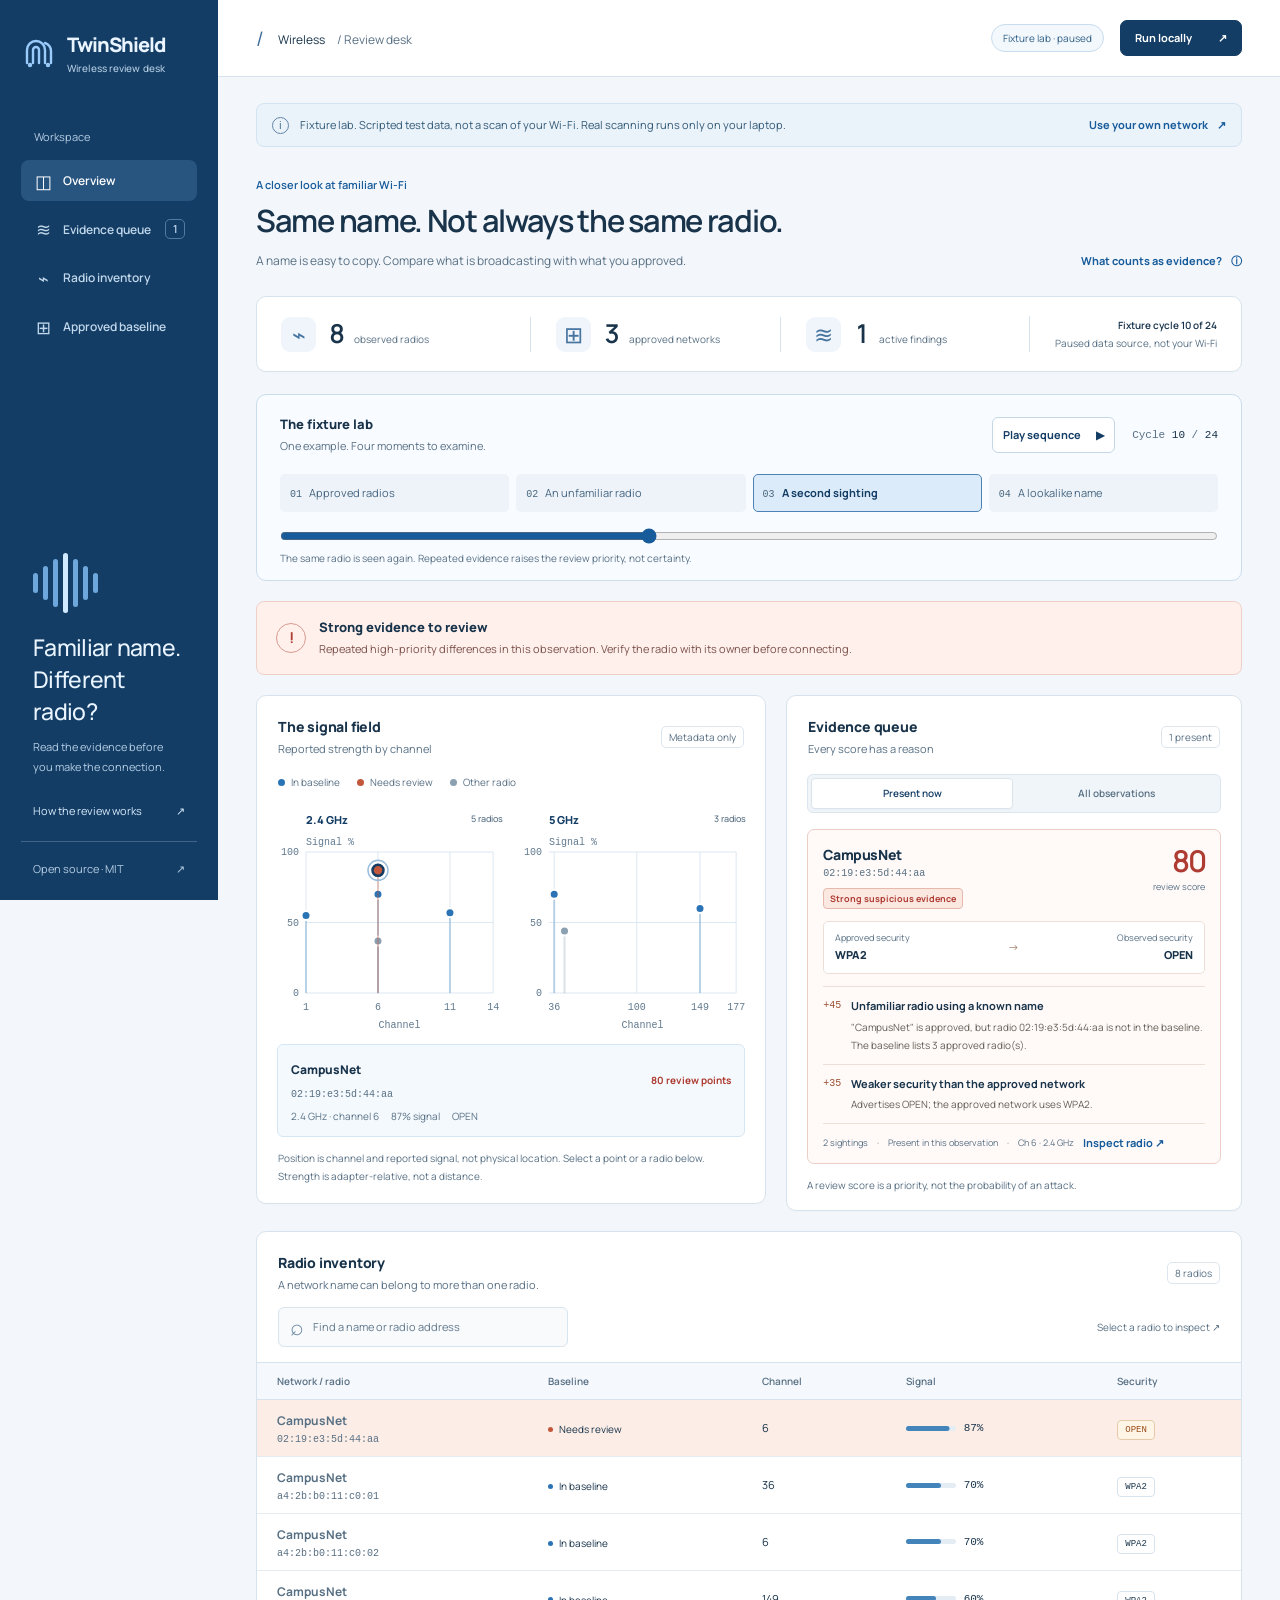
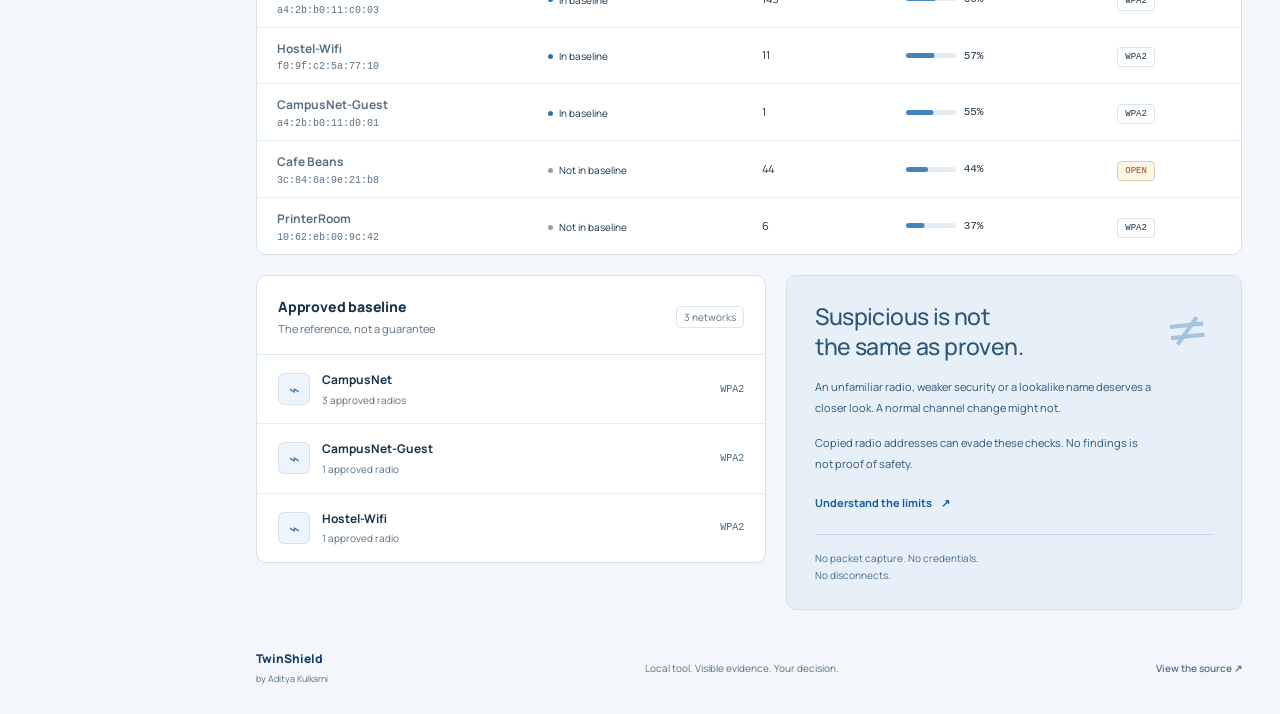
<file: index.html>
<!doctype html>
<html lang="en">
  <head>
    <meta charset="utf-8" />
    <meta name="viewport" content="width=device-width,initial-scale=1" />
    <title>TwinShield | A closer look at familiar Wi-Fi</title>
    <meta
      name="description"
      content="A local review desk for lookalike Wi-Fi. Compare access-point metadata with a baseline you approve, and inspect the evidence. Try the labelled fixture lab."
    />
    <meta name="theme-color" content="#133d65" />
    <meta name="referrer" content="no-referrer" />
    <meta
      http-equiv="Content-Security-Policy"
      content="default-src 'self'; script-src 'self'; style-src 'self'; font-src 'self'; connect-src 'self'; img-src 'self' data:; object-src 'none'; base-uri 'none'; form-action 'none'"
    />
    <meta
      property="og:title"
      content="TwinShield | A closer look at familiar Wi-Fi"
    />
    <meta
      property="og:description"
      content="A local wireless review desk. Evidence, not a promise of safety."
    />
    <meta property="og:type" content="website" />
    <meta property="og:url" content="https://twinshield-five.vercel.app/" />
    <meta
      property="og:image"
      content="https://twinshield-five.vercel.app/share-card.png"
    />
    <link rel="canonical" href="https://twinshield-five.vercel.app/" />
    <link rel="icon" href="favicon.svg" type="image/svg+xml" />
    <link rel="stylesheet" href="assets/fonts.css" />
    <link rel="stylesheet" href="style.css" />
  </head>
  <body>
    <a class="skip" href="#overview">Skip to review desk</a>
    <aside class="rail">
      <a class="brand" href="#overview" aria-label="TwinShield review desk"
        ><svg viewBox="0 0 36 36" aria-hidden="true">
          <path
            d="M6 28V15a9 9 0 0 1 18 0v13M12 28V15a3 3 0 0 1 6 0v13M24 8a9 9 0 0 1 6 8v12"
          />
          <circle cx="9" cy="30" r="1" />
          <circle cx="27" cy="30" r="1" /></svg
        ><span
          >TwinShield<span class="brand-sub">Wireless review desk</span></span
        ></a
      >
      <div class="rail-body">
        <p class="nav-label">Workspace</p>
        <nav aria-label="Review desk">
          <a class="nav-current" href="#overview"
            ><span class="nav-icon">◫</span>Overview</a
          ><a href="#review"
            ><span class="nav-icon">≋</span>Evidence queue<span
              id="navCount"
              class="nav-count"
              >0</span
            ></a
          ><a href="#radios"><span class="nav-icon">⌁</span>Radio inventory</a
          ><a href="#baseline"
            ><span class="nav-icon">⊞</span>Approved baseline</a
          >
        </nav>
      </div>
      <div class="rail-bottom">
        <div class="rail-emblem" aria-hidden="true">
          <i></i><i></i><i></i><i></i><i></i><i></i><i></i>
        </div>
        <p>Familiar name.<br />Different radio?</p>
        <span>Read the evidence before<br />you make the connection.</span
        ><button class="rail-help" id="open-method" type="button">
          How the review works <span>↗</span>
        </button>
      </div>
      <a
        class="rail-source"
        href="https://github.com/Aditya2375/twinshield"
        target="_blank"
        rel="noopener noreferrer"
        >Open source · MIT <span>↗</span></a
      >
    </aside>
    <div class="workspace">
      <header class="topbar">
        <p>
          <span class="top-slash">/</span> Wireless
          <span class="breadcrumb">/ Review desk</span>
        </p>
        <div>
          <span class="mode-pill" id="mode">Loading source</span
          ><button class="button small" id="open-local" type="button">
            Run locally <span>↗</span>
          </button>
        </div>
      </header>
      <main id="overview" tabindex="-1">
        <noscript
          ><div class="source-notice">
            <b>JavaScript is off.</b> The interactive fixture needs JavaScript.
            The source and the Python tool are available on GitHub. This page is
            not scanning your Wi-Fi.
          </div></noscript
        >
        <div class="source-notice" id="banner" role="note">
          <span class="source-symbol" aria-hidden="true">i</span>
          <p id="sourceText">
            Loading the labelled example. This website does not scan your Wi-Fi.
          </p>
          <button id="open-local-inline" type="button">
            Use your own network <span>↗</span>
          </button>
        </div>
        <div class="desk-heading">
          <div>
            <p class="section-kicker">A closer look at familiar Wi-Fi</p>
            <h1>
              Same name.<br class="mobile-break" />
              Not always the same radio.
            </h1>
            <p class="desk-intro">
              A name is easy to copy. Compare what is broadcasting with what you
              approved.
            </p>
          </div>
          <button class="text-button" id="open-method-top" type="button">
            What counts as evidence? <span>ⓘ</span>
          </button>
        </div>
        <section class="summary" aria-label="Current observation">
          <div>
            <span class="metric-icon" aria-hidden="true">⌁</span>
            <p>
              <strong id="radioCount">–</strong><span>observed radios</span>
            </p>
          </div>
          <div>
            <span class="metric-icon" aria-hidden="true">⊞</span>
            <p>
              <strong id="networkCount">–</strong><span>approved networks</span>
            </p>
          </div>
          <div>
            <span class="metric-icon" aria-hidden="true">≋</span>
            <p>
              <strong id="findingCount">–</strong><span>active findings</span>
            </p>
          </div>
          <div class="summary-source">
            <span id="meta1">Waiting for data</span
            ><span id="meta2">No scan running here</span>
          </div>
        </section>
        <section
          id="replayCard"
          class="fixture-player"
          aria-labelledby="fixtureTitle"
          hidden
        >
          <div class="fixture-top">
            <div>
              <h2 id="fixtureTitle">The fixture lab</h2>
              <p>One example. Four moments to examine.</p>
            </div>
            <div class="transport">
              <button
                id="play"
                class="play-button"
                type="button"
                aria-pressed="false"
              >
                Play sequence <span aria-hidden="true">▶</span></button
              ><span class="cycle-label"
                >Cycle <b id="cyc">10</b><span> / </span
                ><b id="cycN">24</b></span
              >
            </div>
          </div>
          <div class="chapters" role="group" aria-label="Example moments">
            <button data-cycle="1" type="button">
              <span>01</span>Approved radios</button
            ><button data-cycle="9" type="button">
              <span>02</span>An unfamiliar radio</button
            ><button data-cycle="10" type="button">
              <span>03</span>A second sighting</button
            ><button data-cycle="17" type="button">
              <span>04</span>A lookalike name
            </button>
          </div>
          <label class="sr-only" for="range">Fixture scan cycle</label
          ><input type="range" id="range" min="1" max="24" value="10" />
          <p class="fixture-caption" id="chapterCaption">
            Test data, not a scan of your network.
          </p>
        </section>
        <section class="status-strip" id="status" aria-labelledby="headline">
          <span id="statusMark" aria-hidden="true">…</span>
          <div>
            <h2 id="headline">Preparing the review desk</h2>
            <p id="sub">No observations have been loaded.</p>
          </div>
          <button class="text-button" id="retry" type="button" hidden>
            Retry connection ↻
          </button>
        </section>
        <div class="analysis-grid">
          <section class="panel signal-panel" aria-labelledby="signalTitle">
            <div class="panel-heading">
              <div>
                <h2 id="signalTitle">The signal field</h2>
                <p>Reported strength by channel</p>
              </div>
              <span class="panel-tag">Metadata only</span>
            </div>
            <div class="plot-legend">
              <span><i class="key approved"></i>In baseline</span
              ><span><i class="key flagged"></i>Needs review</span
              ><span><i class="key other"></i>Other radio</span>
            </div>
            <div class="band-grid" id="spectrum"></div>
            <div id="selectedRadio" class="selected-radio"></div>
            <p class="plot-note">
              Position is channel and reported signal, not physical location.
              Select a point or a radio below. Strength is adapter-relative, not
              a distance.
            </p>
          </section>
          <section
            class="panel evidence-panel"
            id="review"
            aria-labelledby="alertsTitle"
          >
            <div class="panel-heading">
              <div>
                <h2 id="alertsTitle" tabindex="-1">Evidence queue</h2>
                <p>Every score has a reason</p>
              </div>
              <span class="panel-tag" id="alertCount">Waiting</span>
            </div>
            <div class="segmented" role="group" aria-label="Filter evidence">
              <button type="button" data-filter="active" aria-pressed="true">
                Present now</button
              ><button type="button" data-filter="all" aria-pressed="false">
                All observations
              </button>
            </div>
            <div id="alerts" class="alert-list"></div>
            <p class="queue-note">
              A review score is a priority, not the probability of an attack.
            </p>
            <p class="action-status" id="actionStatus" role="status"></p>
          </section>
        </div>
        <section
          class="panel inventory-panel"
          id="radios"
          aria-labelledby="inventoryTitle"
        >
          <div class="panel-heading">
            <div>
              <h2 id="inventoryTitle">Radio inventory</h2>
              <p>A network name can belong to more than one radio.</p>
            </div>
            <span class="panel-tag" id="scanMeta">Waiting</span>
          </div>
          <div class="table-controls">
            <label class="search-box"
              ><span aria-hidden="true">⌕</span
              ><input
                id="radioSearch"
                type="search"
                placeholder="Find a name or radio address"
                aria-label="Find a radio" /></label
            ><span class="table-hint">Select a radio to inspect ↗</span>
          </div>
          <p class="mobile-table-note">
            Swipe the table for signal and security →
          </p>
          <div
            class="table-scroll"
            tabindex="0"
            role="region"
            aria-label="Radio inventory, scroll horizontally for all columns"
          >
            <table id="scanTbl">
              <caption class="sr-only">
                Current observations, sorted by signal strength
              </caption>
              <thead>
                <tr>
                  <th scope="col">Network / radio</th>
                  <th scope="col">Baseline</th>
                  <th scope="col">Channel</th>
                  <th scope="col">Signal</th>
                  <th scope="col">Security</th>
                </tr>
              </thead>
              <tbody></tbody>
            </table>
          </div>
          <p id="searchResult" class="search-result" role="status"></p>
        </section>
        <div class="bottom-grid">
          <section
            class="panel baseline-panel"
            id="baseline"
            aria-labelledby="baselineTitle"
          >
            <div class="panel-heading">
              <div>
                <h2 id="baselineTitle">Approved baseline</h2>
                <p>The reference, not a guarantee</p>
              </div>
              <span class="panel-tag" id="blMeta">Waiting</span>
            </div>
            <div id="baselineList"></div>
            <div id="approveBox" class="approval-box" hidden>
              <h3>Choose the networks you manage</h3>
              <p>
                Only approve networks you own or are authorised to manage.
                Approval replaces the baseline using recent observations.
              </p>
              <div id="ssidPick" class="pick"></div>
              <button class="button" id="approve" type="button">
                Approve selected networks
              </button>
              <p id="approveMsg" class="action-status" role="status"></p>
            </div>
          </section>
          <section class="method-note" aria-labelledby="limitsTitle">
            <span class="method-glyph" aria-hidden="true">≠</span>
            <h2 id="limitsTitle">Suspicious is not<br />the same as proven.</h2>
            <p>
              An unfamiliar radio, weaker security or a lookalike name deserves
              a closer look. A normal channel change might not.
            </p>
            <p>
              Copied radio addresses can evade these checks. No findings is not
              proof of safety.
            </p>
            <button id="open-method-bottom" class="text-button" type="button">
              Understand the limits <span>↗</span>
            </button>
            <div class="privacy-line">
              No packet capture. No credentials.<br />No disconnects.
            </div>
          </section>
        </div>
        <footer>
          <span
            >TwinShield <span class="footer-by">by Aditya Kulkarni</span></span
          >
          <p>Local tool. Visible evidence. Your decision.</p>
          <a
            href="https://github.com/Aditya2375/twinshield"
            target="_blank"
            rel="noopener noreferrer"
            >View the source ↗</a
          >
        </footer>
      </main>
    </div>
    <dialog id="methodDialog" aria-labelledby="methodHeading">
      <div class="dialog-top">
        <span>Method & limits</span
        ><button
          type="button"
          class="dialog-close"
          aria-label="Close method"
          data-close
        >
          ×
        </button>
      </div>
      <h2 id="methodHeading">Evidence, not a verdict.</h2>
      <p>
        TwinShield compares access-point metadata with an owner-approved
        baseline. Its rules can find differences. They cannot establish who is
        operating a radio.
      </p>
      <dl class="method-list">
        <div>
          <dt>Names & addresses</dt>
          <dd>
            An unfamiliar radio using an approved name adds 45 points. A name
            one small edit from an approved name adds 30.
          </dd>
        </div>
        <div>
          <dt>Advertised security</dt>
          <dd>
            Weaker security adds evidence. A downgrade on an approved radio adds
            50 points; a new radio with weaker security adds 35.
          </dd>
        </div>
        <div>
          <dt>Repeated sightings</dt>
          <dd>
            A score of at least 60 needs two sightings to be labelled strong
            suspicious evidence. One sighting is capped at Review.
          </dd>
        </div>
        <div>
          <dt>Weak signals</dt>
          <dd>
            Channel, band and signal changes add smaller amounts. Walls, people
            and normal maintenance can explain them.
          </dd>
        </div>
      </dl>
      <div class="dialog-caution">
        <b>The blind spot</b>
        <p>
          A copied radio address with matching security and a believable signal
          can look genuine. This is not a vulnerability audit, intrusion
          prevention system or promise of safe Wi-Fi.
        </p>
      </div>
      <p class="dialog-small">
        Reads network names, radio addresses, channel, signal and advertised
        security. It does not capture traffic, collect credentials or disconnect
        anyone. Local records stay in <code>~/.twinshield</code>.
      </p>
    </dialog>
    <dialog id="localDialog" aria-labelledby="localHeading">
      <div class="dialog-top">
        <span>From fixture to field</span
        ><button
          type="button"
          class="dialog-close"
          aria-label="Close local instructions"
          data-close
        >
          ×
        </button>
      </div>
      <h2 id="localHeading">Bring your own baseline.</h2>
      <p>
        The website is a labelled example. Real scanning runs on your laptop,
        with Python 3.8 or newer and no Python packages to install.
      </p>
      <ol class="setup-steps">
        <li>
          <b>Get the source</b>
          <p>
            Clone or download the repository, then open its folder in a
            terminal.
          </p>
        </li>
        <li>
          <b>Start the local review desk</b>
          <pre id="runCommand">
git clone https://github.com/Aditya2375/twinshield
cd twinshield
python3 -m twinshield serve</pre
          >
          <button id="copyCommand" class="button secondary" type="button">
            Copy commands</button
          ><span id="copyStatus" role="status"></span>
        </li>
        <li>
          <b>Approve what you manage</b>
          <p>
            Open <code>http://127.0.0.1:8787</code>, wait for two completed
            scans, then select networks you own or are authorised to manage.
            Every later scan is compared with that baseline.
          </p>
        </li>
      </ol>
      <div class="dialog-caution">
        <b>Linux or Windows for live scanning</b>
        <p>
          Linux needs NetworkManager (<code>nmcli</code>); Windows uses
          <code>netsh</code>. Recent macOS versions lack the required built-in
          scanner. Use <code>python3 -m twinshield serve --replay</code> for a
          local test fixture instead.
        </p>
      </div>
      <a
        class="button source-button"
        href="https://github.com/Aditya2375/twinshield"
        target="_blank"
        rel="noopener noreferrer"
        >Open the repository ↗</a
      >
    </dialog>
    <script src="app.js"></script>
  </body>
</html>
</file>
<file: assets/fonts.css>
@font-face {
  font-family: Manrope;
  src: url(manrope-400.ttf) format("truetype");
  font-weight: 400;
  font-style: normal;
  font-display: swap;
}
@font-face {
  font-family: Manrope;
  src: url(manrope-500.ttf) format("truetype");
  font-weight: 500;
  font-style: normal;
  font-display: swap;
}
@font-face {
  font-family: Manrope;
  src: url(manrope-600.ttf) format("truetype");
  font-weight: 600;
  font-style: normal;
  font-display: swap;
}
@font-face {
  font-family: Manrope;
  src: url(manrope-700.ttf) format("truetype");
  font-weight: 700;
  font-style: normal;
  font-display: swap;
}
@font-face {
  font-family: Manrope;
  src: url(manrope-800.ttf) format("truetype");
  font-weight: 800;
  font-style: normal;
  font-display: swap;
}
</file>
<file: style.css>
/* TwinShield: the wireless review desk. */
:root {
  --ink: #18334a;
  --muted: #587084;
  --blue: #175b9b;
  --navy: #133d65;
  --line: #d7e3ec;
  --paper: #f3f7fb;
  --white: #fff;
  --bluewash: #eaf3fc;
  --amber: #9b4b15;
  --amberwash: #fff4e7;
  --red: #ae3c32;
  --redwash: #fff0ec;
  --mono: ui-monospace, SFMono-Regular, Consolas, monospace;
  --sans: Manrope, Arial, sans-serif;
}
* {
  box-sizing: border-box;
}
html {
  scroll-behavior: smooth;
  scroll-padding-top: 85px;
}
body {
  margin: 0;
  background: var(--paper);
  color: var(--ink);
  font: 14px/1.65 var(--sans);
  -webkit-font-smoothing: antialiased;
}
button,
input {
  font: inherit;
}
button,
a,
input {
  -webkit-tap-highlight-color: transparent;
}
button {
  cursor: pointer;
}
button:disabled {
  cursor: wait;
  opacity: 0.55;
}
a {
  color: inherit;
}
button {
  color: inherit;
}
button:focus-visible,
a:focus-visible,
input:focus-visible,
[tabindex]:focus-visible {
  outline: 3px solid #4083c2;
  outline-offset: 4px;
}
a:hover {
  color: var(--blue);
}
[hidden] {
  display: none !important;
}
h1,
h2,
h3,
p {
  margin: 0;
}
svg {
  display: block;
}
.sr-only {
  position: absolute;
  width: 1px;
  height: 1px;
  padding: 0;
  margin: -1px;
  overflow: hidden;
  clip: rect(0, 0, 0, 0);
  white-space: nowrap;
  border: 0;
}
.skip {
  position: fixed;
  top: -80px;
  left: 16px;
  background: white;
  border: 2px solid var(--blue);
  padding: 12px;
  z-index: 20;
}
.skip:focus {
  top: 12px;
}
.rail {
  position: fixed;
  inset: 0 auto 0 0;
  width: 218px;
  display: flex;
  flex-direction: column;
  background: var(--navy);
  color: #e9f4ff;
  padding: 32px 21px 22px;
  z-index: 5;
}
.brand {
  display: flex;
  gap: 10px;
  align-items: center;
  text-decoration: none;
  font-weight: 800;
  font-size: 20px;
  letter-spacing: -1px;
  line-height: 1.25;
}
.brand:hover {
  color: white;
}
.brand svg {
  width: 36px;
  flex-shrink: 0;
  fill: none;
  stroke: #9acbfa;
  stroke-width: 2.4;
  stroke-linecap: round;
  stroke-linejoin: round;
}
.brand-sub {
  display: block;
  font-size: 10px;
  letter-spacing: 0.1px;
  font-weight: 500;
  color: #b5cde3;
  margin-top: 5px;
}
.rail-body {
  margin-top: 53px;
}
.nav-label {
  font-size: 11px;
  color: #b5cde3;
  padding-left: 13px;
  margin-bottom: 14px;
}
.rail nav {
  display: grid;
  gap: 7px;
}
.rail nav a {
  display: flex;
  align-items: center;
  gap: 10px;
  padding: 11px 12px;
  text-decoration: none;
  border-radius: 8px;
  font-size: 12px;
  font-weight: 600;
  color: #c1d7eb;
  white-space: nowrap;
}
.rail nav a:hover {
  background: #224d76;
  color: white;
}
.rail nav .nav-current {
  background: #285580;
  color: white;
}
.nav-icon {
  font-size: 18px;
  line-height: 1;
  font-weight: 400;
  width: 20px;
  text-align: center;
}
.nav-count {
  font-size: 11px;
  line-height: 18px;
  text-align: center;
  border: 1px solid #537ba1;
  border-radius: 5px;
  margin-left: auto;
  width: 20px;
}
.rail-bottom {
  margin-top: auto;
  padding: 45px 12px 21px;
}
.rail-bottom p {
  font-size: 23px;
  font-weight: 500;
  line-height: 1.4;
  letter-spacing: -0.7px;
  margin: 20px 0 10px;
}
.rail-bottom > span {
  font-size: 11px;
  color: #b5cde3;
  line-height: 1.8;
  display: block;
}
.rail-emblem {
  height: 56px;
  display: flex;
  align-items: center;
  gap: 5px;
}
.rail-emblem i {
  display: block;
  width: 5px;
  background: #6da7db;
  border-radius: 3px;
  height: 20px;
}
.rail-emblem i:nth-child(2),
.rail-emblem i:nth-child(6) {
  height: 34px;
}
.rail-emblem i:nth-child(3),
.rail-emblem i:nth-child(5) {
  height: 48px;
}
.rail-emblem i:nth-child(4) {
  height: 60px;
  background: #d2eaff;
}
.rail-help {
  display: flex;
  justify-content: space-between;
  gap: 8px;
  margin-top: 25px;
  color: #d8eafa;
  background: none;
  border: 0;
  padding: 0;
  font-size: 11px;
  text-align: left;
  width: 100%;
}
.rail-help:hover {
  color: white;
}
.rail-source {
  padding: 18px 12px 0;
  border-top: 1px solid #416488;
  font-size: 11px;
  color: #b5cde3;
  display: flex;
  justify-content: space-between;
  text-decoration: none;
}
.rail-source:hover {
  color: white;
}
.workspace {
  margin-left: 218px;
}
.topbar {
  height: 77px;
  border-bottom: 1px solid var(--line);
  display: flex;
  align-items: center;
  justify-content: space-between;
  padding: 0 38px;
  background: #fff;
  gap: 16px;
}
.topbar p {
  font-size: 12px;
  white-space: nowrap;
}
.top-slash {
  color: #3f6f9b;
  font-size: 20px;
  vertical-align: -2px;
  margin-right: 12px;
}
.breadcrumb {
  color: var(--muted);
  margin-left: 10px;
}
.topbar > div {
  display: flex;
  align-items: center;
  gap: 16px;
}
.mode-pill {
  border: 1px solid #c9dcef;
  border-radius: 100px;
  font-size: 10px;
  color: #305f86;
  padding: 5px 11px;
  background: #f3f8fd;
  white-space: nowrap;
}
.button {
  border: 1px solid var(--navy);
  background: var(--navy);
  color: white;
  display: inline-flex;
  align-items: center;
  justify-content: center;
  gap: 26px;
  line-height: 1.4;
  padding: 12px 19px;
  font-size: 12px;
  border-radius: 7px;
  text-decoration: none;
  font-weight: 700;
  transition:
    background 0.18s,
    border-color 0.18s;
}
.button:hover {
  background: #246199;
  border-color: #246199;
  color: white;
}
.button.small {
  padding: 9px 14px;
  font-size: 11px;
}
.button.secondary {
  background: white;
  color: var(--navy);
  border-color: #b5cadc;
}
.button.secondary:hover {
  background: var(--bluewash);
}
main {
  max-width: 1440px;
  margin: auto;
  padding: 26px 38px 0;
  outline: 0;
}
.source-notice {
  display: flex;
  align-items: center;
  gap: 11px;
  background: #eaf2fa;
  border: 1px solid #d3e3f1;
  border-radius: 8px;
  padding: 12px 15px;
  color: #315976;
  font-size: 11px;
}
.source-symbol {
  display: inline-flex;
  align-items: center;
  justify-content: center;
  width: 17px;
  height: 17px;
  border: 1px solid #6386a6;
  border-radius: 50%;
  font-size: 11px;
  flex-shrink: 0;
}
.source-notice button {
  font-size: 11px;
  white-space: nowrap;
  margin-left: auto;
  background: none;
  border: 0;
  padding: 0;
  color: var(--blue);
  font-weight: 700;
}
.source-notice button span {
  margin-left: 7px;
}
.desk-heading {
  display: flex;
  justify-content: space-between;
  gap: 25px;
  align-items: flex-end;
  margin: 29px 0 25px;
}
.section-kicker {
  font-size: 11px;
  font-weight: 600;
  color: var(--blue);
  margin-bottom: 7px;
}
.desk-heading h1 {
  font-size: clamp(23px, 2.4vw, 35px);
  font-weight: 600;
  line-height: 1.3;
  letter-spacing: -1.3px;
  max-width: 850px;
}
.desk-intro {
  font-size: 12px;
  color: var(--muted);
  margin-top: 10px;
}
.mobile-break {
  display: none;
}
.text-button {
  background: none;
  border: 0;
  padding: 0;
  color: var(--blue);
  font-size: 11px;
  text-align: left;
  font-weight: 700;
  line-height: 1.5;
}
.text-button span {
  margin-left: 7px;
}
.text-button:hover {
  text-decoration: underline;
  text-underline-offset: 4px;
}
.desk-heading > .text-button {
  flex-shrink: 0;
  margin-bottom: 2px;
}
.summary {
  display: grid;
  grid-template-columns: 1fr 1fr 1fr auto;
  align-items: center;
  border: 1px solid var(--line);
  border-radius: 10px;
  background: #fff;
  padding: 19px 24px;
  margin-bottom: 22px;
  box-shadow: 0 2px 2px #17395503;
}
.summary > div {
  display: flex;
  align-items: center;
  gap: 13px;
}
.summary > div + div {
  border-left: 1px solid var(--line);
  padding-left: 25px;
}
.metric-icon {
  height: 35px;
  width: 35px;
  display: grid;
  place-items: center;
  background: #eff5fb;
  color: #4775a0;
  border-radius: 9px;
  font-size: 23px;
  line-height: 1;
}
.summary p {
  display: flex;
  align-items: baseline;
  gap: 10px;
}
.summary strong {
  font-size: 26px;
  font-weight: 600;
  letter-spacing: -1px;
  line-height: 1.2;
  font-variant-numeric: tabular-nums;
}
.summary p > span {
  font-size: 10px;
  color: var(--muted);
}
.summary .summary-source {
  align-items: flex-end;
  flex-direction: column;
  gap: 0;
  font-size: 10px;
  color: var(--muted);
  line-height: 1.8;
}
.summary-source > span:first-child {
  color: var(--ink);
  font-weight: 600;
}
.fixture-player {
  border-radius: 10px;
  border: 1px solid #cbddeb;
  background: #f8fbff;
  padding: 19px 23px 14px;
  margin-bottom: 20px;
}
.fixture-top {
  display: flex;
  justify-content: space-between;
  align-items: center;
  gap: 15px;
  margin-bottom: 18px;
}
.fixture-top h2 {
  font-size: 13px;
  font-weight: 800;
}
.fixture-top p {
  font-size: 11px;
  color: var(--muted);
  margin-top: 2px;
}
.transport {
  display: flex;
  align-items: center;
  gap: 17px;
}
.play-button {
  border: 1px solid #c5d7e7;
  border-radius: 6px;
  background: white;
  color: var(--navy);
  font-size: 11px;
  font-weight: 700;
  min-width: 115px;
  display: flex;
  align-items: center;
  justify-content: space-between;
  gap: 15px;
  padding: 8px 10px;
}
.play-button:hover {
  background: var(--bluewash);
}
.cycle-label {
  font: 11px var(--mono);
  white-space: nowrap;
  color: var(--muted);
}
.cycle-label > b {
  font-weight: 500;
  color: var(--ink);
}
.chapters {
  display: grid;
  grid-template-columns: repeat(4, 1fr);
  gap: 7px;
}
.chapters button {
  text-align: left;
  border: 1px solid transparent;
  background: #edf3f9;
  border-radius: 5px;
  font-size: 11px;
  padding: 9px;
  color: #466580;
  transition:
    background 0.18s,
    border-color 0.18s;
}
.chapters button span {
  font: 10px var(--mono);
  margin-right: 7px;
  color: #49677f;
}
.chapters button[aria-pressed="true"] {
  border-color: #4c82b6;
  background: #dcebf9;
  color: var(--navy);
  font-weight: 700;
}
.chapters button:hover {
  background: #e0ecf7;
}
input[type="range"] {
  display: block;
  width: 100%;
  margin: 17px 0 7px;
  height: 14px;
  accent-color: var(--blue);
  cursor: pointer;
}
.fixture-caption {
  font-size: 10px;
  color: var(--muted);
  min-height: 1.65em;
}
.status-strip {
  display: flex;
  align-items: center;
  gap: 13px;
  padding: 16px 19px;
  background: #e9f1f8;
  border: 1px solid #caddea;
  border-radius: 8px;
  margin-bottom: 20px;
}
.status-strip > span {
  height: 30px;
  width: 30px;
  flex-shrink: 0;
  display: grid;
  place-items: center;
  border-radius: 50%;
  border: 1px solid currentColor;
  color: #335f86;
  font-size: 15px;
  font-weight: 700;
}
.status-strip h2 {
  font-size: 13px;
  line-height: 1.5;
  font-weight: 800;
}
.status-strip p {
  font-size: 11px;
  margin-top: 2px;
  color: #45627b;
}
.status-strip > .text-button {
  margin-left: auto;
  flex-shrink: 0;
}
.s-alert {
  background: var(--redwash);
  border-color: #efd0c8;
}
.s-alert > span {
  color: var(--red);
  border-color: #d89b90;
}
.s-alert p {
  color: #7c514b;
}
.s-review {
  background: var(--amberwash);
  border-color: #e9d7bd;
}
.s-review > span {
  color: var(--amber);
}
.s-unavailable {
  background: #fff4e7;
  border-color: #dcbf96;
}
.s-unavailable > span {
  color: #915117;
}
.analysis-grid {
  display: grid;
  grid-template-columns: minmax(0, 1.12fr) minmax(0, 1fr);
  gap: 20px;
  align-items: start;
}
.panel {
  background: #fff;
  border: 1px solid var(--line);
  border-radius: 10px;
  overflow: hidden;
  box-shadow: 0 2px 2px #17395503;
}
.panel-heading {
  display: flex;
  align-items: center;
  justify-content: space-between;
  gap: 12px;
  padding: 20px 21px 16px;
}
.panel-heading h2 {
  font-size: 14px;
  font-weight: 800;
  line-height: 1.5;
  letter-spacing: -0.2px;
}
.panel-heading p {
  font-size: 11px;
  color: var(--muted);
  margin-top: 3px;
}
.panel-tag {
  font-size: 10px;
  white-space: nowrap;
  border: 1px solid #dce6ef;
  padding: 3px 7px;
  border-radius: 5px;
  color: var(--muted);
  line-height: 1.4;
}
.plot-legend {
  display: flex;
  gap: 17px;
  font-size: 10px;
  color: var(--muted);
  padding: 0 21px;
  margin: 0 0 20px;
}
.plot-legend > span {
  display: flex;
  align-items: center;
  gap: 6px;
}
.key {
  display: inline-block;
  width: 7px;
  height: 7px;
  border-radius: 50%;
}
.key.approved {
  background: #2a73b4;
}
.key.flagged {
  background: #c3573c;
  transform: rotate(45deg);
  border-radius: 1px;
}
.key.other {
  background: #8ba0b1;
}
.band-grid {
  display: grid;
  grid-template-columns: repeat(auto-fit, minmax(min(100%, 220px), 1fr));
  gap: 16px;
  padding: 0 19px;
}
.band-block h3 {
  font-size: 11px;
  color: var(--navy);
  font-weight: 800;
  display: flex;
  align-items: center;
  justify-content: space-between;
  margin: 0 0 8px 30px;
}
.band-block h3 span {
  font-size: 9px;
  font-weight: 500;
  color: var(--muted);
}
.band-block svg {
  width: 100%;
  height: auto;
  overflow: visible;
}
.plot-grid {
  stroke: #dce8f2;
  stroke-width: 1;
}
.plot-axis {
  font: 10px var(--mono);
  fill: #60798e;
}
.plot-label {
  font: 9px var(--mono);
  fill: #3a5870;
}
.plot-stem {
  stroke: #4385bb;
  stroke-width: 2;
  opacity: 0.3;
}
.plot-stem.flagged {
  stroke: #c3573c;
}
.plot-stem.other {
  stroke: #8ba0b1;
}
.plot-point {
  fill: #2a73b4;
  stroke: white;
  stroke-width: 2;
  cursor: pointer;
}
.plot-point.flagged {
  fill: #c3573c;
}
.plot-point.other {
  fill: #8ba0b1;
}
.plot-point.selected {
  stroke: var(--navy);
  stroke-width: 2.5;
}
.plot-point:focus {
  outline: 0;
  stroke: #082b4c;
  stroke-width: 4;
}
.plot-point:hover {
  stroke: #082b4c;
  stroke-width: 3;
}
.plot-halo {
  fill: none;
  stroke: #9abddc;
  stroke-width: 1.5;
}
.selected-radio {
  margin: 14px 20px 0;
  border: 1px solid #d6e6f2;
  border-radius: 6px;
  background: #f4f9fd;
  padding: 12px 13px;
  display: grid;
  grid-template-columns: 1fr auto;
  gap: 5px 8px;
  align-items: center;
}
.selected-radio strong {
  font-size: 12px;
  font-weight: 800;
  overflow-wrap: anywhere;
}
.selected-radio code {
  font: 10px var(--mono);
  color: var(--muted);
}
.selected-radio .selected-meta {
  grid-column: 1/-1;
  font-size: 10px;
  color: var(--muted);
  display: flex;
  gap: 12px;
  flex-wrap: wrap;
}
.selected-score {
  font-size: 10px;
  font-weight: 700;
  color: var(--red);
  white-space: nowrap;
}
.plot-note {
  margin: 12px 21px 18px;
  font-size: 10px;
  color: var(--muted);
  line-height: 1.8;
}
.evidence-panel {
  padding-bottom: 16px;
}
.segmented {
  margin: 0 20px 16px;
  background: #f0f5fa;
  border: 1px solid #dce6ef;
  border-radius: 6px;
  padding: 3px;
  display: flex;
  gap: 3px;
}
.segmented button {
  flex: 1;
  border: 1px solid transparent;
  background: none;
  border-radius: 4px;
  font-size: 10px;
  font-weight: 600;
  padding: 6px 5px;
  color: var(--muted);
}
.segmented button[aria-pressed="true"] {
  background: #fff;
  border-color: #dae5ee;
  color: var(--navy);
  box-shadow: 0 1px 2px #163a5a08;
}
.alert-list {
  padding: 0 20px;
  display: grid;
  gap: 11px;
}
.alert {
  border: 1px solid #e4d8c5;
  background: #fffcf7;
  border-radius: 7px;
  overflow: hidden;
}
.alert.high {
  border-color: #ebcec5;
  background: #fffaf8;
}
.alert.low {
  border-color: var(--line);
  background: #f8fbfd;
}
.alert.gone {
  background: #f7f9fb;
}
.a-top {
  display: flex;
  gap: 12px;
  justify-content: space-between;
  padding: 14px 15px 10px;
}
.a-name {
  min-width: 0;
}
.a-name h3 {
  font-size: 14px;
  font-weight: 800;
  letter-spacing: -0.4px;
  line-height: 1.5;
  overflow-wrap: anywhere;
}
.a-name code {
  font: 10px var(--mono);
  color: var(--muted);
  display: block;
  margin-top: 3px;
  overflow-wrap: anywhere;
}
.badge {
  display: inline-block;
  font-size: 9px;
  font-weight: 700;
  line-height: 1.5;
  margin-top: 9px;
  color: var(--amber);
  border: 1px solid #e4c79f;
  background: #fff2dc;
  border-radius: 4px;
  padding: 3px 6px;
}
.high .badge {
  color: var(--red);
  background: #fbe8e1;
  border-color: #e5b9ac;
}
.low .badge,
.gone .badge {
  color: var(--muted);
  background: #edf3f8;
  border-color: var(--line);
}
.score {
  display: flex;
  flex-direction: column;
  align-items: flex-end;
  color: var(--amber);
  padding-top: 2px;
  flex-shrink: 0;
}
.high .score {
  color: var(--red);
}
.low .score {
  color: var(--muted);
}
.score b {
  font-size: 30px;
  line-height: 1;
  letter-spacing: -1.8px;
  font-weight: 600;
}
.score span {
  font-size: 9px;
  color: var(--muted);
  margin-top: 4px;
}
.comparison {
  margin: 2px 15px 12px;
  padding: 9px 11px;
  border-radius: 5px;
  background: #fff;
  display: flex;
  justify-content: space-between;
  align-items: center;
  gap: 10px;
  border: 1px solid #eddfd6;
  font-size: 11px;
}
.comparison span {
  display: block;
  font-size: 9px;
  color: var(--muted);
}
.comparison b {
  font-weight: 800;
}
.comparison > i {
  font-style: normal;
  color: #9c7762;
}
.comparison > div:last-child {
  text-align: right;
}
.ev {
  margin: 0 15px;
  padding: 0;
  list-style: none;
  border-top: 1px solid #eddfd6;
}
.ev li {
  display: flex;
  gap: 10px;
  padding: 10px 0;
  border-bottom: 1px solid #eddfd6;
}
.pts {
  font: 10px var(--mono);
  color: #9a4e31;
  margin-top: 3px;
  flex-shrink: 0;
}
.ev b {
  display: block;
  font-size: 11px;
  font-weight: 700;
  line-height: 1.6;
}
.ev li div > span {
  display: block;
  font-size: 10px;
  color: #665e57;
  margin-top: 3px;
  line-height: 1.8;
  overflow-wrap: anywhere;
}
.a-foot {
  padding: 11px 15px;
  display: flex;
  align-items: center;
  gap: 9px;
  font-size: 9px;
  color: var(--muted);
  flex-wrap: wrap;
}
.a-foot > span + span:before {
  content: "·";
  margin-right: 9px;
}
.a-foot .ack {
  margin-left: auto;
  font-size: 10px;
  border: 1px solid #bdcfde;
  background: white;
  padding: 5px 8px;
  border-radius: 4px;
  color: var(--navy);
}
.ack:disabled {
  cursor: wait;
}
.acknowledged {
  margin-left: auto;
  color: #476b86;
}
.queue-note,
.action-status {
  margin: 13px 20px 0;
  font-size: 10px;
  color: var(--muted);
  line-height: 1.7;
}
.action-status:empty {
  display: none;
}
.empty {
  padding: 22px 16px;
  border: 1px dashed #bfd3e5;
  border-radius: 6px;
  background: #f8fbfe;
  font-size: 12px;
  color: var(--muted);
  line-height: 1.8;
}
.empty strong {
  color: var(--ink);
  display: block;
  font-size: 14px;
  margin-bottom: 5px;
}
.stale-label {
  font-size: 10px;
  color: #8e541e;
  background: #fff4e6;
  border: 1px solid #e5cbab;
  border-radius: 4px;
  padding: 7px 11px;
  margin: 0 20px 14px;
}
.inventory-panel {
  margin-top: 20px;
}
.inventory-panel .panel-heading {
  padding-bottom: 13px;
}
.table-controls {
  display: flex;
  align-items: center;
  justify-content: space-between;
  gap: 16px;
  margin: 0 21px 15px;
}
.search-box {
  display: flex;
  align-items: center;
  gap: 9px;
  background: #f8fafc;
  border: 1px solid #d8e4ee;
  border-radius: 6px;
  padding: 6px 11px;
  width: 290px;
  max-width: 100%;
}
.search-box > span {
  font: 23px/1 var(--sans);
  color: #6e8ca6;
}
.search-box input {
  border: 0;
  background: none;
  outline: 0;
  font-size: 11px;
  min-width: 0;
  flex: 1;
  width: 100%;
  color: var(--ink);
  padding: 4px 0;
}
.search-box input::placeholder {
  color: #61798c;
  opacity: 1;
}
.search-box:focus-within {
  outline: 2px solid #4083c2;
  outline-offset: 2px;
}
.search-box input:focus-visible {
  outline: none;
}
.table-hint {
  font-size: 10px;
  color: var(--muted);
}
.table-scroll {
  overflow: auto;
}
.table-scroll:focus-visible {
  outline-offset: -3px;
}
table {
  width: 100%;
  border-collapse: collapse;
  text-align: left;
  min-width: 590px;
}
th {
  font-size: 10px;
  font-weight: 600;
  color: var(--muted);
  background: #f5f8fc;
  border-block: 1px solid var(--line);
  padding: 10px 20px;
  white-space: nowrap;
}
td {
  border-bottom: 1px solid #e5edf3;
  padding: 11px 20px;
  font-size: 11px;
  vertical-align: middle;
}
tbody tr:last-child td {
  border-bottom: 0;
}
tbody tr.selected {
  background: #eff6fd;
}
tbody tr.f {
  background: #fff8f2;
}
tbody tr.selected.f {
  background: #fceee7;
}
.radio-select {
  text-align: left;
  background: none;
  border: 0;
  padding: 0;
  display: block;
  max-width: 260px;
}
.radio-select b {
  font-size: 12px;
  display: block;
  font-weight: 700;
  overflow-wrap: anywhere;
}
.radio-select code {
  font: 10px var(--mono);
  color: var(--muted);
  display: block;
  margin-top: 3px;
}
.row-mark {
  font-size: 10px;
  display: inline-flex;
  align-items: center;
  gap: 6px;
  white-space: nowrap;
}
.row-mark:before {
  content: "";
  height: 5px;
  width: 5px;
  border-radius: 50%;
  background: #8ba0b1;
}
.row-mark.known:before {
  background: #2a73b4;
}
.row-mark.flag:before {
  background: #c3573c;
}
.signal-value {
  display: flex;
  align-items: center;
  gap: 8px;
  font: 11px var(--mono);
}
.strength-meter {
  width: 50px;
  flex-shrink: 0;
  height: 5px;
  color: #4385bb;
}
.strength-meter rect:first-child {
  fill: #e5edf4;
}
.strength-meter rect:last-child {
  fill: currentColor;
}
.security-pill {
  font: 9px var(--mono);
  padding: 4px 7px;
  border: 1px solid #d7e3ed;
  border-radius: 4px;
  white-space: nowrap;
}
.security-pill.open {
  color: var(--amber);
  border-color: #e4caab;
  background: #fff5e7;
}
.search-result {
  font-size: 10px;
  color: var(--muted);
  padding: 0 20px;
}
.search-result:not(:empty) {
  padding-block: 11px;
  border-top: 1px solid var(--line);
}
.bottom-grid {
  display: grid;
  grid-template-columns: minmax(0, 1.12fr) minmax(0, 1fr);
  gap: 20px;
  margin-top: 20px;
  align-items: start;
}
.baseline-panel .panel-heading {
  border-bottom: 1px solid #e2ebf3;
}
.baseline-item {
  padding: 15px 21px;
  display: flex;
  gap: 12px;
  align-items: center;
  border-bottom: 1px solid #e5edf3;
}
.baseline-item:last-child {
  border-bottom: 0;
}
.baseline-icon {
  background: #edf4fb;
  border: 1px solid #d5e3f0;
  border-radius: 6px;
  color: #4f7aa0;
  font-size: 18px;
  line-height: 30px;
  text-align: center;
  width: 32px;
  height: 32px;
  flex-shrink: 0;
}
.baseline-item b {
  font-size: 12px;
  display: block;
  font-weight: 700;
  overflow-wrap: anywhere;
}
.baseline-item p {
  font-size: 10px;
  color: var(--muted);
  margin-top: 2px;
}
.baseline-item > span:last-child {
  margin-left: auto;
  font: 10px var(--mono);
  color: #466780;
  white-space: nowrap;
}
.baseline-item .baseline-names {
  min-width: 0;
}
.baseline-empty {
  padding: 18px 21px;
  color: var(--muted);
  font-size: 12px;
}
.approval-box {
  padding: 20px 21px;
  border-top: 1px solid var(--line);
  background: #f8fbfe;
}
.approval-box h3 {
  font-size: 13px;
  font-weight: 800;
}
.approval-box > p {
  font-size: 11px;
  color: var(--muted);
  margin-top: 7px;
}
.pick {
  display: grid;
  gap: 7px;
  margin: 15px 0;
}
.pick label {
  display: flex;
  align-items: center;
  gap: 9px;
  font-size: 12px;
  overflow-wrap: anywhere;
}
.pick input {
  accent-color: var(--blue);
  width: 15px;
  height: 15px;
  flex-shrink: 0;
}
.approval-box .action-status {
  margin: 10px 0 0;
}
.method-note {
  background: #e7eff8;
  border: 1px solid #d1e1ef;
  border-radius: 10px;
  padding: 26px 28px;
  color: #2d5677;
  position: relative;
  overflow: hidden;
}
.method-glyph {
  position: absolute;
  right: 29px;
  top: 21px;
  font-size: 66px;
  line-height: 1;
  color: #a8c4dd;
  transform: rotate(-6deg);
}
.method-note h2 {
  font-size: 23px;
  line-height: 1.3;
  font-weight: 500;
  letter-spacing: -0.6px;
  position: relative;
  max-width: 80%;
}
.method-note p {
  font-size: 11px;
  line-height: 1.9;
  margin-top: 15px;
  max-width: 340px;
}
.method-note .text-button {
  margin-top: 20px;
}
.privacy-line {
  font-size: 10px;
  border-top: 1px solid #c2d6e7;
  padding-top: 15px;
  margin-top: 21px;
  color: #496f8d;
}
footer {
  display: flex;
  justify-content: space-between;
  align-items: center;
  gap: 20px;
  padding: 27px 0;
  margin-top: 12px;
  font-size: 10px;
  color: var(--muted);
}
footer > span {
  font-size: 12px;
  font-weight: 800;
  color: var(--navy);
}
.footer-by {
  display: block;
  font-size: 9px;
  font-weight: 400;
  color: var(--muted);
  margin-top: 3px;
}
footer a {
  font-weight: 600;
  text-decoration: none;
}
dialog {
  border: 1px solid #bdd1e3;
  border-radius: 13px;
  padding: 25px 30px 30px;
  color: var(--ink);
  background: #fff;
  width: min(590px, calc(100% - 32px));
  max-height: calc(100dvh - 42px);
  box-shadow: 0 20px 100px #102b4555;
  overflow: auto;
  font: 13px/1.85 var(--sans);
}
dialog::backdrop {
  background: #0b2d4ab8;
  backdrop-filter: blur(4px);
}
.dialog-top {
  display: flex;
  justify-content: space-between;
  align-items: center;
  font-size: 11px;
  color: var(--muted);
  margin-bottom: 16px;
}
.dialog-close {
  background: #f0f5f9;
  color: var(--navy);
  border: 1px solid var(--line);
  border-radius: 50%;
  width: 28px;
  height: 28px;
  font-size: 20px;
  line-height: 20px;
}
.dialog-close:hover {
  background: #e2edf6;
}
dialog h2 {
  font-size: 28px;
  line-height: 1.3;
  font-weight: 600;
  letter-spacing: -1px;
  margin-bottom: 13px;
}
dialog > p {
  color: var(--muted);
  font-size: 12px;
}
.method-list {
  margin: 20px 0;
}
.method-list > div {
  display: grid;
  grid-template-columns: 118px 1fr;
  gap: 14px;
  padding: 14px 0;
  border-top: 1px solid var(--line);
  font-size: 11px;
}
.method-list dt {
  font-weight: 800;
}
.method-list dd {
  margin: 0;
  color: var(--muted);
}
.dialog-caution {
  background: #eef5fc;
  border: 1px solid #d4e2ef;
  border-radius: 7px;
  padding: 15px;
  margin: 20px 0;
}
.dialog-caution > b {
  font-size: 12px;
  font-weight: 800;
}
.dialog-caution p {
  font-size: 11px;
  color: #4b6c87;
  margin-top: 5px;
}
.dialog-small {
  font-size: 11px;
}
dialog code {
  font: 11px var(--mono);
  overflow-wrap: anywhere;
}
.setup-steps {
  padding-left: 20px;
  margin: 25px 0;
}
.setup-steps li {
  font-size: 12px;
  padding-left: 6px;
  margin-bottom: 19px;
}
.setup-steps li::marker {
  font: 11px var(--mono);
  color: var(--blue);
}
.setup-steps p {
  color: var(--muted);
  font-size: 11px;
  margin-top: 5px;
}
pre {
  white-space: pre-wrap;
  overflow-wrap: anywhere;
  border: 1px solid var(--line);
  border-radius: 6px;
  background: #f4f8fc;
  font: 11px/2 var(--mono);
  padding: 12px;
  color: var(--navy);
}
#copyStatus {
  font-size: 11px;
  margin-left: 10px;
  color: var(--blue);
}
.source-button {
  margin-top: 0;
}
@media (min-width: 1600px) {
  main {
    padding-inline: 48px;
  }
  .topbar {
    padding-inline: 48px;
  }
  .desk-heading h1 {
    font-size: 36px;
  }
  .summary p > span {
    font-size: 11px;
  }
  .panel-heading h2 {
    font-size: 14px;
  }
}
@media (max-height: 800px) and (min-width: 1001px) {
  .rail-bottom {
    padding-top: 20px;
  }
  .rail-bottom p {
    font-size: 20px;
  }
  .rail-emblem {
    height: 37px;
  }
  .rail-emblem i {
    transform: scaleY(0.75);
  }
  .rail-body {
    margin-top: 35px;
  }
}
@media (max-width: 1250px) {
  .rail {
    width: 190px;
    padding-inline: 15px;
  }
  .workspace {
    margin-left: 190px;
  }
  .brand {
    font-size: 18px;
  }
  .brand svg {
    width: 30px;
  }
  .brand-sub {
    font-size: 9px;
  }
  .rail nav a {
    font-size: 11px;
    gap: 7px;
    padding-inline: 10px;
  }
  .rail-bottom p {
    font-size: 21px;
  }
  .topbar {
    padding-inline: 27px;
  }
  main {
    padding-inline: 27px;
  }
  .desk-heading {
    align-items: flex-start;
  }
  .desk-heading > .text-button {
    max-width: 115px;
    padding-top: 29px;
  }
  .summary {
    padding: 18px;
  }
  .summary p {
    flex-direction: column;
    gap: 3px;
  }
  .summary > div + div {
    padding-left: 18px;
  }
  .summary-source {
    max-width: 126px;
  }
  .analysis-grid {
    grid-template-columns: minmax(0, 1.05fr) minmax(0, 1fr);
  }
  .bottom-grid {
    grid-template-columns: minmax(0, 1.05fr) minmax(0, 1fr);
  }
  .chapters button {
    font-size: 10px;
  }
  .chapters button span {
    display: block;
    margin: 0 0 2px;
  }
  .source-notice p {
    max-width: 75%;
  }
  .source-notice button {
    font-size: 10px;
    white-space: normal;
    max-width: 105px;
  }
  .summary > div {
    gap: 10px;
  }
  .metric-icon {
    height: 30px;
    width: 30px;
    font-size: 21px;
  }
  .summary strong {
    font-size: 23px;
  }
  .panel-heading {
    padding-inline: 18px;
  }
  .method-note {
    padding: 24px;
  }
  .method-note h2 {
    font-size: 21px;
  }
}
@media (max-width: 1000px) {
  .rail {
    position: static;
    width: 100%;
    padding: 15px 25px;
    flex-direction: row;
    align-items: center;
    justify-content: space-between;
    gap: 25px;
  }
  .brand {
    font-size: 20px;
    letter-spacing: -0.8px;
  }
  .brand svg {
    width: 34px;
  }
  .brand-sub {
    font-size: 9px;
    margin-top: 4px;
  }
  .rail-body {
    margin: 0;
  }
  .nav-label,
  .rail-bottom,
  .rail-source {
    display: none;
  }
  .rail nav {
    display: flex;
    gap: 5px;
  }
  .rail nav a {
    font-size: 11px;
    padding: 9px;
  }
  .nav-icon,
  .nav-count {
    display: none;
  }
  .workspace {
    margin-left: 0;
  }
  .topbar {
    height: 61px;
  }
  .desk-heading h1 {
    font-size: 29px;
  }
  .desk-heading > .text-button {
    max-width: none;
    padding-top: 0;
  }
  .desk-heading {
    align-items: flex-end;
  }
  .summary p {
    flex-direction: row;
    gap: 8px;
  }
  .summary-source {
    max-width: none;
  }
  .analysis-grid,
  .bottom-grid {
    gap: 16px;
  }
  .analysis-grid {
    grid-template-columns: minmax(0, 1fr) minmax(0, 1fr);
  }
  .bottom-grid {
    grid-template-columns: minmax(0, 1fr) minmax(0, 1fr);
  }
  .chapters button span {
    display: inline;
    margin-right: 5px;
  }
  .fixture-player {
    padding-inline: 19px;
  }
  .desk-heading > .text-button {
    max-width: 115px;
  }
}
@media (max-width: 760px) {
  .rail {
    padding: 15px 21px;
  }
  .rail nav a {
    font-size: 10px;
  }
  .rail nav a:nth-child(3),
  .rail nav a:nth-child(4) {
    display: none;
  }
  .topbar {
    padding-inline: 21px;
  }
  .topbar > div {
    gap: 10px;
  }
  main {
    padding: 18px 21px 0;
  }
  .source-notice {
    align-items: flex-start;
    padding: 12px;
  }
  .source-notice p {
    max-width: none;
  }
  .source-symbol {
    margin-top: 1px;
  }
  .source-notice button {
    display: none;
  }
  .desk-heading {
    display: block;
    margin: 24px 0 20px;
  }
  .desk-heading h1 {
    font-size: 29px;
    max-width: 540px;
    letter-spacing: -1px;
  }
  .desk-heading > .text-button {
    max-width: none;
    margin-top: 13px;
  }
  .desk-intro {
    max-width: 450px;
    font-size: 12px;
  }
  .summary {
    padding: 16px;
    margin-bottom: 18px;
    grid-template-columns: repeat(3, 1fr);
  }
  .summary > div {
    gap: 8px;
    align-items: flex-start;
  }
  .summary > div + div {
    padding-left: 15px;
  }
  .summary p {
    flex-direction: column;
    gap: 3px;
  }
  .summary .summary-source {
    grid-column: 1/-1;
    border: 0;
    border-top: 1px solid var(--line);
    padding: 10px 0 0;
    margin-top: 15px;
    flex-direction: row;
    justify-content: space-between;
    align-items: center;
  }
  .summary strong {
    font-size: 24px;
  }
  .summary p > span {
    font-size: 10px;
  }
  .metric-icon {
    width: 28px;
    height: 28px;
    font-size: 19px;
  }
  .fixture-top {
    align-items: flex-start;
  }
  .transport {
    flex-direction: column;
    align-items: flex-end;
    gap: 7px;
  }
  .cycle-label {
    font-size: 10px;
  }
  .fixture-player {
    padding: 16px;
    margin-bottom: 16px;
  }
  .fixture-top h2 {
    font-size: 14px;
  }
  .fixture-top p {
    font-size: 10px;
    margin-top: 4px;
  }
  .chapters {
    grid-template-columns: 1fr 1fr;
    gap: 6px;
  }
  .chapters button {
    font-size: 10px;
    padding: 9px 8px;
  }
  .chapters button span {
    display: inline;
    margin-right: 5px;
  }
  .play-button {
    font-size: 10px;
    min-width: 108px;
    padding: 7px 9px;
  }
  .fixture-caption {
    font-size: 10px;
    margin-top: 8px;
  }
  .status-strip {
    padding: 14px;
    margin-bottom: 16px;
    align-items: flex-start;
  }
  .status-strip > span {
    height: 26px;
    width: 26px;
    font-size: 14px;
  }
  .status-strip h2 {
    font-size: 13px;
  }
  .status-strip p {
    font-size: 11px;
    line-height: 1.8;
  }
  .status-strip > .text-button {
    margin-left: 0;
  }
  .analysis-grid,
  .bottom-grid {
    grid-template-columns: 1fr;
  }
  .band-grid {
    grid-template-columns: repeat(auto-fit, minmax(min(100%, 220px), 1fr));
  }
  .plot-legend {
    font-size: 10px;
    gap: 16px;
  }
  .panel-heading {
    padding: 19px 19px 16px;
  }
  .panel-heading h2 {
    font-size: 14px;
  }
  .panel-heading p {
    font-size: 11px;
  }
  .selected-radio {
    margin-inline: 19px;
  }
  .plot-note {
    font-size: 10px;
    margin-inline: 19px;
  }
  .inventory-panel {
    margin-top: 16px;
  }
  .table-controls {
    margin-inline: 19px;
  }
  .table-hint {
    display: none;
  }
  .search-box {
    width: 100%;
  }
  .bottom-grid {
    margin-top: 16px;
  }
  .method-note {
    padding: 24px;
  }
  .method-note h2 {
    font-size: 25px;
  }
  .method-note p {
    font-size: 12px;
    max-width: 85%;
  }
  .method-note .text-button {
    font-size: 12px;
  }
  .privacy-line {
    font-size: 11px;
  }
  .a-name h3 {
    font-size: 15px;
  }
  .ev b {
    font-size: 12px;
  }
  .ev li div > span {
    font-size: 11px;
  }
  .pts {
    font-size: 11px;
  }
  .comparison {
    font-size: 12px;
  }
  .a-name code {
    font-size: 11px;
  }
  .badge {
    font-size: 10px;
  }
  .a-foot {
    font-size: 10px;
  }
  .queue-note {
    font-size: 11px;
  }
  .segmented button {
    font-size: 11px;
  }
  .baseline-item b {
    font-size: 13px;
  }
  .baseline-item p {
    font-size: 11px;
  }
  .baseline-item > span:last-child {
    font-size: 11px;
  }
  footer {
    flex-wrap: wrap;
    gap: 15px;
    padding: 23px 0;
  }
  footer > p {
    display: none;
  }
  footer > span {
    font-size: 13px;
  }
  .footer-by {
    font-size: 10px;
  }
  footer > a {
    font-size: 11px;
  }
  .approval-box > p {
    font-size: 12px;
  }
  .approval-box .button {
    font-size: 12px;
    width: 100%;
  }
  .pick label {
    font-size: 13px;
  }
}
@media (max-width: 390px) {
  .rail {
    padding: 14px 16px;
    gap: 14px;
  }
  .brand {
    font-size: 19px;
  }
  .brand svg {
    width: 31px;
  }
  .rail nav a {
    padding: 7px;
    font-size: 10px;
  }
  .rail nav a:nth-child(2) {
    display: none;
  }
  .topbar {
    padding-inline: 16px;
    height: 58px;
  }
  .topbar p {
    font-size: 11px;
  }
  .top-slash {
    margin-right: 8px;
  }
  .breadcrumb {
    display: none;
  }
  .topbar > div {
    gap: 8px;
  }
  .mode-pill {
    font-size: 9px;
    padding: 4px 8px;
  }
  .button.small {
    font-size: 10px;
    padding: 8px 10px;
    gap: 15px;
  }
  main {
    padding: 16px 16px 0;
  }
  .source-notice {
    font-size: 10px;
    gap: 8px;
  }
  .desk-heading h1 {
    font-size: 28px;
    letter-spacing: -1px;
    line-height: 1.3;
  }
  .mobile-break {
    display: block;
  }
  .section-kicker {
    font-size: 10px;
  }
  .desk-intro {
    font-size: 11px;
    line-height: 1.85;
    margin-top: 11px;
    max-width: 280px;
  }
  .summary {
    padding: 14px;
  }
  .summary > div {
    gap: 7px;
  }
  .summary > div + div {
    padding-left: 12px;
  }
  .metric-icon {
    display: none;
  }
  .summary p > span {
    font-size: 9px;
  }
  .summary strong {
    font-size: 25px;
  }
  .summary .summary-source {
    font-size: 9px;
  }
  .fixture-player {
    padding: 15px 13px 12px;
  }
  .fixture-top p {
    max-width: 138px;
  }
  .fixture-caption {
    font-size: 9px;
  }
  .chapters button {
    font-size: 9px;
  }
  .chapters button span {
    font-size: 9px;
    margin-right: 4px;
  }
  .panel-tag {
    font-size: 9px;
  }
  .panel-heading {
    gap: 8px;
  }
  .plot-legend {
    font-size: 9px;
    gap: 14px;
  }
  .method-note h2 {
    font-size: 23px;
  }
  .method-note p {
    max-width: 100%;
  }
  .method-glyph {
    right: 22px;
    top: 25px;
    font-size: 53px;
  }
  .selected-radio {
    grid-template-columns: 1fr;
  }
  .selected-radio > .selected-score {
    grid-column: 1/-1;
  }
  .status-strip {
    gap: 10px;
  }
  .status-strip h2 {
    font-size: 12px;
  }
  .status-strip p {
    font-size: 10px;
  }
  .panel-heading p {
    font-size: 10px;
  }
  .panel-heading h2 {
    font-size: 13px;
  }
  dialog {
    padding: 19px 20px 23px;
    width: calc(100% - 24px);
    max-height: calc(100dvh - 28px);
  }
  dialog h2 {
    font-size: 25px;
  }
  .method-list > div {
    grid-template-columns: 1fr;
    gap: 4px;
  }
  .dialog-top {
    margin-bottom: 17px;
  }
  .dialog-caution {
    padding: 12px;
  }
  .setup-steps {
    padding-left: 18px;
  }
  .setup-steps li {
    padding-left: 3px;
  }
  .setup-steps code {
    font-size: 10px;
  }
  pre {
    font-size: 10px;
    padding: 10px;
  }
}
@media (prefers-reduced-motion: reduce) {
  html {
    scroll-behavior: auto;
  }
  *,
  *::before,
  *::after {
    animation: none !important;
    transition: none !important;
  }
}
tbody th {
  background: transparent;
  border-top: 0;
  border-bottom: 1px solid #e5edf3;
  font-weight: 400;
  white-space: normal;
  padding: 11px 20px;
}
tbody tr:last-child th {
  border-bottom: 0;
}
.error-page main {
  max-width: 620px;
  margin: 12vh auto;
  padding: 35px;
}
.error-page .section-kicker {
  margin-top: 35px;
}
.error-page h1 {
  font-size: 54px;
  letter-spacing: -2px;
  font-weight: 500;
  line-height: 1.2;
  margin: 13px 0;
}
.error-page main > p:not(.section-kicker) {
  color: var(--muted);
  font-size: 14px;
  max-width: 360px;
  margin-bottom: 30px;
}
.error-source {
  display: block;
  font-size: 12px;
  color: var(--blue);
  margin-top: 20px;
}

@media (max-width: 760px) {
  .evidence-panel {
    grid-row: 1;
  }
  .signal-panel {
    grid-row: 2;
  }
}
.table-scroll {
  position: relative;
}
.key.flagged {
  transform: none;
  border-radius: 50%;
}
.mobile-table-note {
  display: none;
}
@media (max-width: 760px) {
  .mobile-table-note {
    display: block;
    margin: 0 19px 12px;
    color: var(--muted);
    font-size: 10px;
  }
  .plot-note {
    font-size: 10px;
  }
}
.play-button {
  white-space: nowrap;
  flex-shrink: 0;
}
.source-notice p,
.status-strip p,
.fixture-caption,
.dialog-caution p {
  overflow-wrap: anywhere;
}
@media (max-width: 350px) {
  .desk-heading h1 {
    font-size: 24px;
    letter-spacing: -0.8px;
  }
  .fixture-top > div:first-child {
    min-width: 0;
  }
}
</file>
